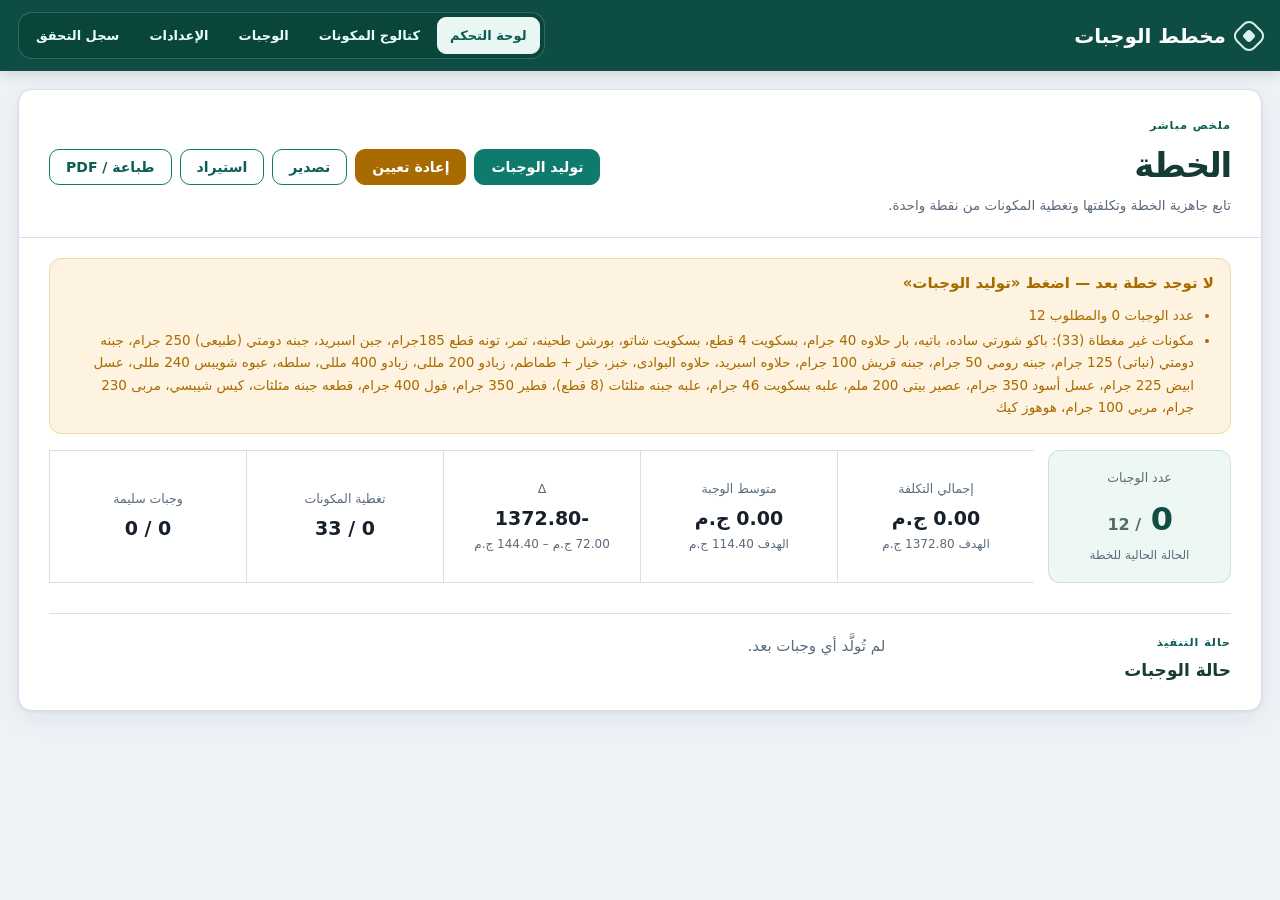
<file: index.html>
<!DOCTYPE html>
<html lang="ar" dir="rtl">
<head>
<meta charset="utf-8">
<meta name="viewport" content="width=device-width, initial-scale=1">
<meta name="description" content="مخطط وجبات أسبوعي — توليد خطط وجبات متوازنة بالتكلفة مع تحقق فوري من القواعد">
<title>مخطط الوجبات — الإصدار النهائي</title>
<link rel="stylesheet" href="css/app.css">
</head>
<body>

<header class="app-header no-print">
  <div class="brand">
    <span class="logo" aria-hidden="true"></span>
    <h1 id="appTitle">مخطط الوجبات</h1>
  </div>
  <nav class="tabs" aria-label="التنقل">
    <a href="#/dashboard" data-nav="dashboard">لوحة التحكم</a>
    <a href="#/catalog" data-nav="catalog">كتالوج المكونات</a>
    <a href="#/meals" data-nav="meals">الوجبات</a>
    <a href="#/settings" data-nav="settings">الإعدادات</a>
    <a href="#/log" data-nav="log">سجل التحقق</a>
  </nav>
</header>

<main id="view" aria-live="polite"></main>
<div id="toasts" aria-live="polite"></div>

<div class="modal-backdrop" id="modalBackdrop" hidden>
  <div class="modal" role="dialog" aria-modal="true" aria-labelledby="modalTitle">
    <h3 id="modalTitle"></h3>
    <div id="modalBody"></div>
    <div class="modal-actions">
      <button class="btn" id="modalConfirm" type="button" data-act="modal-confirm">تأكيد</button>
      <button class="btn ghost" id="modalCancel" type="button" data-act="modal-cancel">إلغاء</button>
    </div>
  </div>
</div>

<div class="loading-overlay" id="loadingOverlay" hidden role="status">
  <div class="spinner"></div>
  <div>جارٍ توليد الخطة…</div>
</div>

<input type="file" id="importFile" accept=".json" hidden>
<input type="file" id="importSettingsFile" accept=".json" hidden>
<input type="file" id="importProfileFile" accept=".json" hidden>

<!-- app code: css/app.css + js/state.js, render.js, app.js (classic scripts, file:// safe, order matters) -->
<script src="js/state.js"></script>
<script src="js/render.js"></script>
<script src="js/app.js"></script>
</body>
</html>
</file>
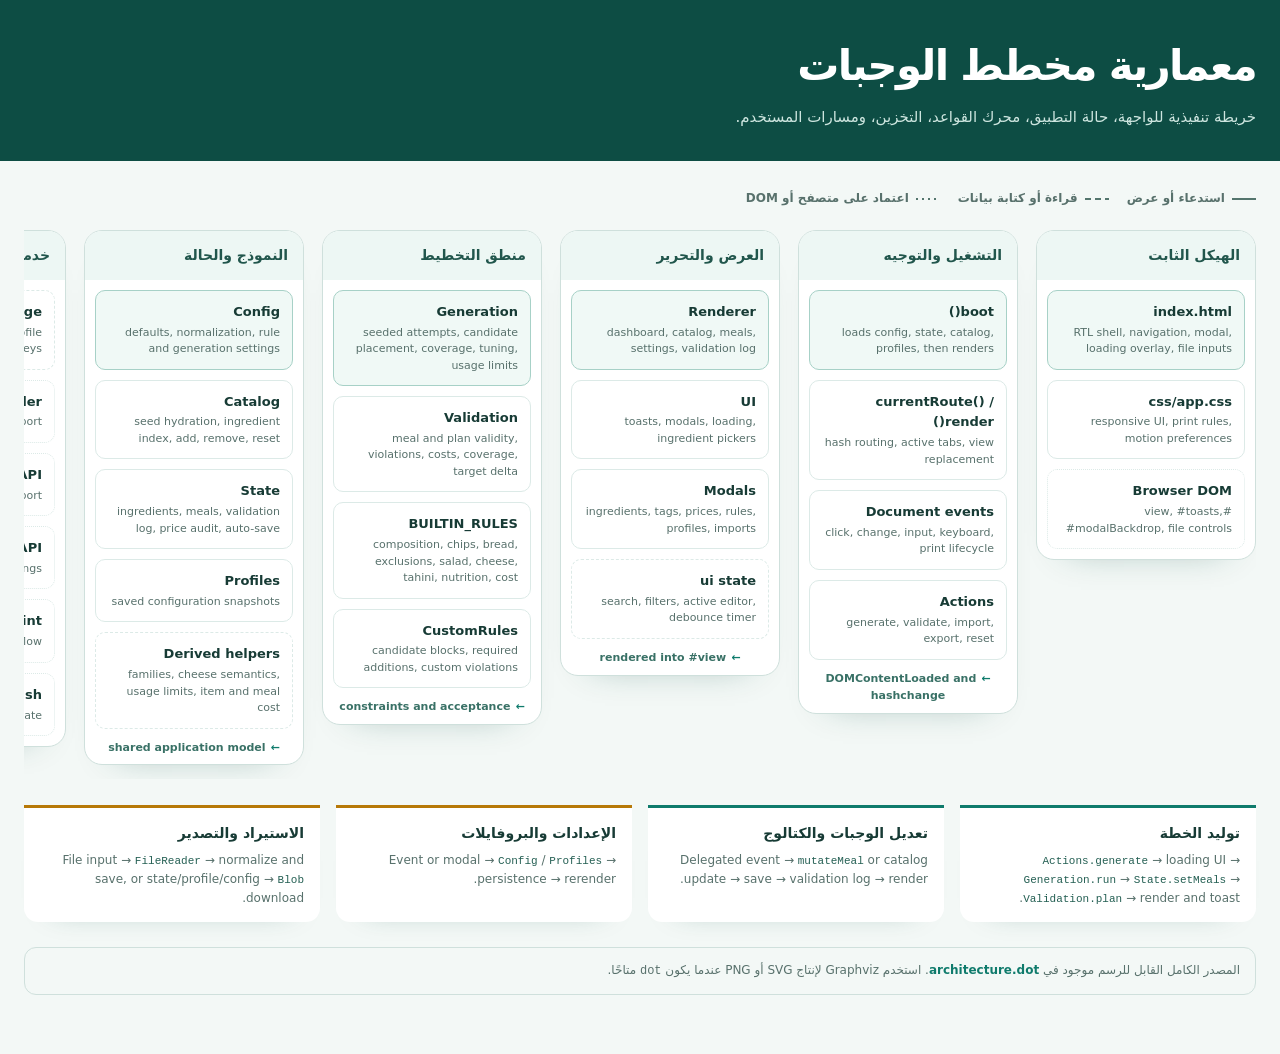
<file: architecture-view.html>
<!doctype html>
<html lang="ar" dir="rtl">
<head>
<meta charset="utf-8">
<meta name="viewport" content="width=device-width, initial-scale=1">
<title>معمارية مخطط الوجبات</title>
<style>
  :root{--ink:#173b35;--muted:#58716c;--line:#cfe0dc;--surface:#fff;--tint:#edf7f4;--brand:#0f7b6c;--gold:#b77908;--bg:#f3f8f6}
  *{box-sizing:border-box} body{margin:0;background:var(--bg);color:var(--ink);font:15px/1.6 "Segoe UI",Tahoma,system-ui,sans-serif}
  header{padding:32px max(24px,calc((100vw - 1460px)/2));background:#0d4d44;color:#fff}
  header p{margin:6px 0 0;color:#cde5df} h1{margin:0;font-size:clamp(26px,4vw,42px);letter-spacing:-.04em}
  main{max-width:1500px;margin:auto;padding:28px 24px 48px}.legend{display:flex;gap:18px;flex-wrap:wrap;margin-bottom:22px;color:var(--muted);font-size:12px;font-weight:700}
  .legend span{display:flex;align-items:center;gap:7px}.key{width:24px;height:2px;background:#53756d}.key.dash{background:repeating-linear-gradient(90deg,#53756d 0 6px,transparent 6px 10px)}.key.dot{background:repeating-linear-gradient(90deg,#53756d 0 2px,transparent 2px 6px)}
  .diagram{display:grid;grid-template-columns:repeat(6,minmax(220px,1fr));gap:18px;align-items:start;overflow-x:auto;padding-bottom:14px}.cluster{min-width:220px;border:1px solid var(--line);border-radius:18px;background:var(--surface);overflow:hidden;box-shadow:0 18px 36px -32px rgba(13,77,68,.45)}
  .cluster h2{margin:0;padding:13px 15px;background:var(--tint);font-size:14px;color:#21564c}.node{position:relative;margin:10px;padding:11px 12px;border:1px solid #dceae7;border-radius:10px;background:#fff}.node strong{display:block;font-size:13px}.node small{display:block;margin-top:2px;color:var(--muted);font-size:11px;line-height:1.5}.node.accent{border-color:#a7d1c7;background:#f0f9f6}.node.data{border-style:dashed}.node.event{border-style:dotted}.link{padding:0 10px 8px;color:#397166;font-size:11px;font-weight:700;text-align:center}.link::before{content:"←";margin-left:5px;color:var(--brand)}
  .flows{display:grid;grid-template-columns:repeat(4,minmax(240px,1fr));gap:16px;margin-top:26px}.flow{border-top:3px solid var(--brand);padding:14px 16px;background:#fff;border-radius:0 0 14px 14px;box-shadow:0 16px 30px -30px rgba(13,77,68,.4)}.flow.gold{border-color:var(--gold)}.flow h3{margin:0 0 6px;font-size:14px}.flow p{margin:0;color:var(--muted);font-size:12px}.flow code{font:11px Consolas,monospace;color:#245f53}
  .source{margin-top:25px;padding:13px 15px;border:1px solid var(--line);border-radius:12px;color:var(--muted);font-size:12px}.source a{color:var(--brand);font-weight:800;text-decoration:none}
  @media(max-width:700px){header{padding:24px 16px}main{padding:18px 16px 32px}.diagram{grid-template-columns:repeat(6,minmax(260px,78vw))}.flows{grid-template-columns:1fr}.legend{gap:10px}}
</style>
</head>
<body>
<header><h1>معمارية مخطط الوجبات</h1><p>خريطة تنفيذية للواجهة، حالة التطبيق، محرك القواعد، التخزين، ومسارات المستخدم.</p></header>
<main>
  <div class="legend"><span><i class="key"></i>استدعاء أو عرض</span><span><i class="key dash"></i>قراءة أو كتابة بيانات</span><span><i class="key dot"></i>اعتماد على متصفح أو DOM</span></div>
  <section class="diagram" aria-label="مخطط المعمارية">
    <article class="cluster"><h2>الهيكل الثابت</h2><div class="node accent"><strong>index.html</strong><small>RTL shell, navigation, modal, loading overlay, file inputs</small></div><div class="node"><strong>css/app.css</strong><small>responsive UI, print rules, motion preferences</small></div><div class="node event"><strong>Browser DOM</strong><small>#view, #toasts, #modalBackdrop, file controls</small></div></article>
    <article class="cluster"><h2>التشغيل والتوجيه</h2><div class="node accent"><strong>boot()</strong><small>loads config, state, catalog, profiles, then renders</small></div><div class="node"><strong>currentRoute() / render()</strong><small>hash routing, active tabs, view replacement</small></div><div class="node"><strong>Document events</strong><small>click, change, input, keyboard, print lifecycle</small></div><div class="node"><strong>Actions</strong><small>generate, validate, import, export, reset</small></div><div class="link">DOMContentLoaded and hashchange</div></article>
    <article class="cluster"><h2>العرض والتحرير</h2><div class="node accent"><strong>Renderer</strong><small>dashboard, catalog, meals, settings, validation log</small></div><div class="node"><strong>UI</strong><small>toasts, modals, loading, ingredient pickers</small></div><div class="node"><strong>Modals</strong><small>ingredients, tags, prices, rules, profiles, imports</small></div><div class="node data"><strong>ui state</strong><small>search, filters, active editor, debounce timer</small></div><div class="link">rendered into #view</div></article>
    <article class="cluster"><h2>منطق التخطيط</h2><div class="node accent"><strong>Generation</strong><small>seeded attempts, candidate placement, coverage, tuning, usage limits</small></div><div class="node"><strong>Validation</strong><small>meal and plan validity, violations, costs, coverage, target delta</small></div><div class="node"><strong>BUILTIN_RULES</strong><small>composition, chips, bread, exclusions, salad, cheese, tahini, nutrition, cost</small></div><div class="node"><strong>CustomRules</strong><small>candidate blocks, required additions, custom violations</small></div><div class="link">constraints and acceptance</div></article>
    <article class="cluster"><h2>النموذج والحالة</h2><div class="node accent"><strong>Config</strong><small>defaults, normalization, rule and generation settings</small></div><div class="node"><strong>Catalog</strong><small>seed hydration, ingredient index, add, remove, reset</small></div><div class="node"><strong>State</strong><small>ingredients, meals, validation log, price audit, auto-save</small></div><div class="node"><strong>Profiles</strong><small>saved configuration snapshots</small></div><div class="node data"><strong>Derived helpers</strong><small>families, cheese semantics, usage limits, item and meal cost</small></div><div class="link">shared application model</div></article>
    <article class="cluster"><h2>خدمات المتصفح</h2><div class="node data"><strong>localStorage</strong><small>versioned state, config, profile keys</small></div><div class="node event"><strong>FileReader</strong><small>JSON import</small></div><div class="node event"><strong>Blob + URL API</strong><small>JSON export</small></div><div class="node event"><strong>Clipboard API</strong><small>copy JSON settings</small></div><div class="node event"><strong>window.print()</strong><small>print and PDF workflow</small></div><div class="node event"><strong>location.hash</strong><small>client-side route state</small></div></article>
  </section>
  <section class="flows" aria-label="مسارات المستخدم الرئيسية">
    <article class="flow"><h3>توليد الخطة</h3><p><code>Actions.generate</code> → loading UI → <code>Generation.run</code> → <code>State.setMeals</code> → <code>Validation.plan</code> → render and toast.</p></article>
    <article class="flow"><h3>تعديل الوجبات والكتالوج</h3><p>Delegated event → <code>mutateMeal</code> or catalog update → save → validation log → render.</p></article>
    <article class="flow gold"><h3>الإعدادات والبروفايلات</h3><p>Event or modal → <code>Config</code> / <code>Profiles</code> → persistence → rerender.</p></article>
    <article class="flow gold"><h3>الاستيراد والتصدير</h3><p>File input → <code>FileReader</code> → normalize and save, or state/profile/config → <code>Blob</code> download.</p></article>
  </section>
  <p class="source">المصدر الكامل القابل للرسم موجود في <a href="architecture.dot">architecture.dot</a>. استخدم Graphviz لإنتاج SVG أو PNG عندما يكون <code>dot</code> متاحًا.</p>
</main>
</body>
</html>
</file>
<file: css/app.css>
:root{
  --bg:#eef2f7; --card:#fff; --ink:#16202c; --muted:#5b6b7c; --line:#d7e0ea;
  --brand:#0f7b6c; --brand-2:#0b5f54;
  --ok:#1a7f37; --ok-bg:#e7f6ec;
  --warn:#a86b00; --warn-bg:#fdf3e0;
  --err:#b3261e; --err-bg:#fdecea;
  --radius:14px; --shadow:0 1px 3px rgba(16,32,48,.08),0 8px 24px rgba(16,32,48,.06);
}
*{box-sizing:border-box}
html,body{margin:0;padding:0}
body{
  background:var(--bg); color:var(--ink); line-height:1.65; font-size:15px;
  font-family:"Segoe UI",Tahoma,system-ui,-apple-system,"Noto Naskh Arabic","Arabic Typesetting",sans-serif;
}
body.no-anim *{animation:none !important;transition:none !important}
h1,h2,h3,h4{margin:0 0 .4em;line-height:1.3}
a{color:var(--brand-2)}
.app-header{
  background:#0d4d44; color:#fff;
  padding:12px 18px; display:flex; flex-wrap:nowrap; gap:20px; align-items:center;
  justify-content:space-between; box-shadow:0 2px 14px rgba(9,53,46,.18);
}
.brand{display:flex;align-items:center;gap:10px}
.brand .logo{position:relative;display:inline-block;width:26px;height:26px;border:2px solid #d9f1eb;border-radius:8px;transform:rotate(45deg)}
.brand .logo::after{content:"";position:absolute;inset:6px;border-radius:3px;background:#d9f1eb}
.brand h1{font-size:20px;margin:0;font-weight:700}
.tabs{display:flex;flex:0 1 auto;flex-wrap:nowrap;justify-content:flex-end;gap:4px;overflow-x:auto;padding:4px;border:1px solid rgba(217,241,235,.2);border-radius:14px;background:rgba(7,54,46,.32);scrollbar-width:thin}
.tabs a{
  flex:0 0 auto;color:#e8fffb; text-decoration:none; padding:7px 12px; border-radius:9px;
  font-size:13px; font-weight:700; border:1px solid transparent;white-space:nowrap;transition:background .2s ease,color .2s ease,transform .2s cubic-bezier(.16,1,.3,1);
}
.tabs a:hover{background:rgba(255,255,255,.13);transform:translateY(-1px)}
.tabs a.active{background:#e9f6f2;color:#0b5f54;border-color:#e9f6f2}
main{padding:18px;max-width:1500px;margin:0 auto}
.panel{background:var(--card); border-radius:var(--radius); box-shadow:var(--shadow);
  padding:18px; margin-bottom:18px; border:1px solid var(--line);}
.panel-head{display:flex;flex-wrap:wrap;gap:12px;align-items:center;justify-content:space-between;margin-bottom:14px}
.panel-head h2{font-size:18px;margin:0}
.workspace-head{display:grid;grid-template-columns:minmax(0,1fr) max-content;gap:32px;align-items:end;padding:27px 30px 21px;border-bottom:1px solid var(--line)}
.workspace-head h2{margin:0;color:#153b35;font-size:clamp(24px,3vw,34px);letter-spacing:-.035em}
.workspace-head p{margin:7px 0 0;color:var(--muted);font-size:13.5px;max-width:56ch}
.workspace-head .actions{flex-wrap:nowrap;justify-content:flex-start;align-self:center}
.workspace-head .actions .btn{flex:0 0 auto;white-space:nowrap}
.workspace-eyebrow{display:block;margin-bottom:7px;color:var(--brand-2);font-size:11px;font-weight:800;letter-spacing:.09em}
.actions{display:flex;flex-wrap:wrap;gap:8px}
.btn{font-family:inherit; font-size:14px; font-weight:600; padding:9px 16px;
  border-radius:10px; border:1px solid var(--brand); background:var(--brand);
  color:#fff; cursor:pointer;}
.btn:hover{filter:brightness(1.08)}
.btn:focus-visible{outline:3px solid #7fd3c6;outline-offset:2px}
.btn.ghost{background:#fff;color:var(--brand-2)}
.btn.ghost:hover{background:#f1f8f6}
.btn.danger{background:var(--err);border-color:var(--err)}
.btn.warn{background:var(--warn);border-color:var(--warn)}
.btn.tiny{font-size:12px;padding:4px 9px;border-radius:8px}
.stats{display:grid;grid-auto-flow:column;grid-auto-columns:minmax(170px,1fr);gap:12px;margin-bottom:16px;overflow-x:auto;padding-bottom:4px}
.stat{background:#f8fbfd;border:1px solid var(--line);border-radius:12px;padding:12px 14px;text-align:center}
.stat span{display:block;font-size:12.5px;color:var(--muted);margin-bottom:4px}
.stat strong{font-size:19px;font-weight:700;display:block}
.stat small{color:var(--muted);font-size:12px}
.status-banner{border-radius:12px;padding:12px 16px;font-weight:700;margin-bottom:14px;border:1px solid transparent}
.status-banner.ok{background:var(--ok-bg);color:var(--ok);border-color:#b9e2c7}
.status-banner.warn{background:var(--warn-bg);color:var(--warn);border-color:#f0d9a8}
.status-banner.err{background:var(--err-bg);color:var(--err);border-color:#f3c2bd}
.status-banner ul{margin:8px 0 0;padding-inline-start:20px;font-weight:500}
.status-banner li{margin-bottom:3px;font-size:13.5px}
.meal-chips{display:flex;flex-wrap:wrap;gap:8px}
.meal-chip{display:inline-flex;align-items:center;gap:6px; padding:6px 12px;border-radius:999px;
  font-size:13px;font-weight:600; text-decoration:none;border:1px solid var(--line);background:#f8fbfd;color:var(--ink);}
.meal-chip.ok{border-color:#b9e2c7;background:var(--ok-bg);color:var(--ok)}
.meal-chip.bad{border-color:#f3c2bd;background:var(--err-bg);color:var(--err)}
.table-wrap{overflow-x:auto;border-radius:12px;border:1px solid var(--line)}
table{width:100%;border-collapse:collapse;font-size:13.5px;background:#fff}
thead th{background:#f2f7fa;text-align:right;padding:10px;font-weight:700;color:#2b3b4b;
  border-bottom:1px solid var(--line);white-space:nowrap;position:sticky;top:0;}
tbody td{padding:8px 10px;border-bottom:1px solid #eef3f7;vertical-align:middle}
tbody tr:hover{background:#fafdff}
tbody tr:last-child td{border-bottom:none}
.price-cell{font-weight:700;white-space:nowrap}
.muted{color:var(--muted)}
.small{font-size:12px}
input[type="text"],input[type="number"],input[type="search"],select,textarea{
  font-family:inherit;font-size:13.5px;padding:6px 9px;border-radius:8px;
  border:1px solid var(--line);background:#fff;color:var(--ink);width:100%;}
input:focus,select:focus,textarea:focus{outline:2px solid #7fd3c6;outline-offset:1px}
textarea{resize:vertical;min-height:80px;font-family:Consolas,Monaco,monospace;font-size:12.5px;direction:ltr;text-align:left}
.filters{display:flex;flex-wrap:wrap;gap:10px;margin-bottom:14px;align-items:flex-end}
.filters .field{display:flex;flex-direction:column;gap:4px;min-width:170px;flex:1 1 170px}
.filters label{font-size:12.5px;color:var(--muted);font-weight:600}
.catalog-panel{padding:0;overflow:hidden;background:linear-gradient(145deg,#fff 0%,#fff 62%,#f5faf9 100%)}
.catalog-head{display:grid;grid-template-columns:minmax(0,1.35fr) minmax(330px,.65fr);gap:28px;align-items:end;padding:28px 30px 22px;border-bottom:1px solid var(--line)}
.catalog-title-block{max-width:650px}
.catalog-eyebrow{display:flex;align-items:center;gap:7px;margin-bottom:7px;color:var(--brand-2);font-size:11px;font-weight:800;letter-spacing:.09em}
.catalog-live-dot{width:7px;height:7px;border-radius:50%;background:var(--brand);box-shadow:0 0 0 4px rgba(15,123,108,.12);animation:catalog-pulse 2.6s ease-in-out infinite}
.catalog-head h2{margin:0;color:#102e2a;font-size:clamp(24px,3vw,34px);letter-spacing:-.035em}
.catalog-head p{margin:7px 0 0;max-width:52ch;color:var(--muted);font-size:13.5px}
.catalog-head .actions{justify-content:flex-start;align-self:center}
.catalog-panel .btn{transition:transform .24s cubic-bezier(.16,1,.3,1),background .24s ease,border-color .24s ease,filter .24s ease}
.catalog-panel .btn:active{transform:scale(.98)}
.catalog-signal{display:grid;grid-template-columns:1.45fr 1fr .9fr;margin:0 30px;border-bottom:1px solid var(--line)}
.catalog-signal>div{min-height:76px;padding:15px 18px;display:flex;flex-direction:column;justify-content:center;gap:1px;border-inline-start:1px solid var(--line)}
.catalog-signal>div:first-child{border-inline-start:0;padding-inline-start:0}
.catalog-signal span{color:var(--muted);font-size:11.5px;font-weight:700}
.catalog-signal strong{color:#173b35;font-size:24px;letter-spacing:-.04em;line-height:1.1}
.catalog-signal strong small{color:var(--muted);font-size:13px;font-weight:600;letter-spacing:0}
.catalog-signal>div>small{color:var(--brand-2);font-size:11px;font-weight:700}
.catalog-filters{display:grid;grid-template-columns:minmax(260px,1.7fr) minmax(160px,.75fr) minmax(160px,.75fr);gap:12px;padding:18px 30px;background:rgba(238,247,245,.5);border-bottom:1px solid var(--line)}
.catalog-filters .field{display:flex;flex-direction:column;gap:5px;min-width:0}
.catalog-filters label{color:#47625e;font-size:11.5px;font-weight:800}
.catalog-filters input,.catalog-filters select{min-height:40px;border-color:#cbdad7;background:rgba(255,255,255,.9);transition:border-color .2s ease,box-shadow .2s ease,transform .2s cubic-bezier(.16,1,.3,1)}
.catalog-filters input:focus,.catalog-filters select:focus{border-color:var(--brand);box-shadow:0 0 0 4px rgba(15,123,108,.11);outline:none;transform:translateY(-1px)}
.catalog-table-wrap{padding:20px 30px 0}
.catalog-table-note{display:flex;justify-content:space-between;gap:12px;align-items:center;padding:0 2px 9px;color:var(--muted);font-size:11.5px;font-weight:700}
.catalog-table-note span:first-child{color:var(--brand-2)}
.catalog-table{min-width:1190px}
.catalog-table thead th{top:0;background:#eaf3f1;color:#163f38;font-size:12px;font-weight:800;letter-spacing:.01em;padding:13px 12px}
.catalog-table tbody tr{animation:catalog-reveal .42s cubic-bezier(.16,1,.3,1) both}
.catalog-table tbody td{padding:14px 12px;border-bottom-color:#e0ece9;vertical-align:top;transition:background .2s ease}
.catalog-table tbody tr:hover td{background:#f5fbf9}
.catalog-table input,.catalog-table select{min-height:34px;border-color:transparent;background:transparent;padding:5px 7px;transition:border-color .18s ease,background .18s ease,box-shadow .18s ease}
.catalog-table input:hover,.catalog-table select:hover{border-color:#cededa;background:#fff}
.catalog-table input:focus,.catalog-table select:focus{border-color:var(--brand);background:#fff;box-shadow:0 0 0 3px rgba(15,123,108,.11);outline:none}
.catalog-table select{border-color:#cbdad7;background:#f9fcfb;font-weight:650;cursor:pointer}
.catalog-id{width:72px;white-space:nowrap;text-align:right;font-variant-numeric:tabular-nums}
.catalog-id span{display:inline-block;padding:3px 6px;border-radius:5px;background:#eef5f3;color:#57706a;font-family:Consolas,Monaco,monospace;font-size:11px;font-weight:700;direction:ltr}
.catalog-name{min-width:215px}
.catalog-name input{font-weight:750;color:#173b35}
.catalog-price{min-width:104px;color:#123d36;font-size:14px;letter-spacing:-.02em;text-align:right;font-variant-numeric:tabular-nums}
.catalog-attributes{min-width:245px}
.catalog-attributes .btn{border-color:#c4d9d4}
.catalog-tags{display:flex;flex-wrap:wrap;gap:4px;margin-top:7px;color:#58716c;font-size:11.5px;line-height:1.45}
.catalog-tag{padding:2px 6px;border:1px solid #d7e6e2;border-radius:999px;background:#f7fbfa}
.catalog-nutrition{display:flex;gap:7px;flex-wrap:wrap;align-items:center;margin-top:8px}
.catalog-nutrition-field{display:inline-flex;align-items:center;gap:4px;color:#526863;font-size:11px;font-weight:700}
.catalog-nutrition select{width:auto;min-width:82px;min-height:30px;padding:3px 6px;font-size:11px}
.catalog-nutrition .nutrition-low{background:#e7f6ec;border-color:#bfe6cc;color:#1a7f37}
.catalog-nutrition .nutrition-medium{background:#fdf3e0;border-color:#f0d9a8;color:#8a5800}
.catalog-nutrition .nutrition-high{background:#fdecea;border-color:#f3c2bd;color:#b3261e}
.catalog-nutrition .nutrition-unknown{background:#f3f5f4;border-color:#d5dddb;color:#68766f}
.catalog-coverage{min-width:136px}
.catalog-coverage .rule-chip.pass{background:#eef5f3;border-color:#d7e6e2;color:#42655e}
.catalog-actions{white-space:nowrap;min-width:120px}
.catalog-actions .btn + .btn{margin-inline-start:4px}
.catalog-actions .catalog-action-delete{color:var(--err);border-color:#e8bbb6;background:#fff}
.catalog-actions .catalog-action-delete:hover{background:#fdecea}
.catalog-audit{display:grid;grid-template-columns:minmax(180px,.42fr) minmax(0,1fr);gap:28px;margin-top:25px;padding:23px 30px 28px;background:#f7faf9;border-top:1px solid var(--line)}
.catalog-audit h3{margin:0;color:#173b35;font-size:17px}
.catalog-audit ul{list-style:none;margin:0;padding:0;border-top:1px solid #dce8e5}
.catalog-audit li{padding:10px 0;border-bottom:1px solid #dce8e5;color:#4a615d;line-height:1.55}
@keyframes catalog-pulse{50%{transform:scale(.82);opacity:.72}}
@keyframes catalog-reveal{from{opacity:0;transform:translateY(7px)}to{opacity:1;transform:translateY(0)}}
.dashboard-panel,.meals-panel,.settings-panel,.log-panel{padding:0;overflow:hidden}
.dashboard-panel>.status-banner,.dashboard-panel>.dashboard-stats,.dashboard-panel>.dashboard-meals{margin-inline:30px}
.dashboard-panel>.status-banner{margin-top:20px;margin-bottom:16px}
.dashboard-stats{grid-auto-columns:minmax(180px,1fr);gap:0;margin-bottom:26px}
.dashboard-stats .stat{display:flex;flex-direction:column;align-items:center;justify-content:center;border-radius:0;border-inline-start:0;background:transparent;box-shadow:none;min-height:105px;padding:17px 18px;border-bottom:1px solid var(--line)}
.dashboard-stats .stat:first-child{border-inline-start:1px solid var(--line)}
.dashboard-stats .stat-primary{background:#edf7f4;border:1px solid #c9e3dc;border-radius:12px;margin-inline-end:14px}
.dashboard-stats .stat-primary strong{font-size:32px;color:#104e44;letter-spacing:-.045em}
.dashboard-stats .stat-primary strong small{font-size:16px;color:#4f6e67;font-weight:650;letter-spacing:0}
.dashboard-meals{display:grid;grid-template-columns:minmax(180px,.38fr) minmax(0,1fr);gap:28px;padding:20px 0 28px;border-top:1px solid var(--line)}
.dashboard-meals h3{margin:0;color:#173b35;font-size:17px}
.dashboard-meals .meal-chips{align-content:start}
.meals-panel>.meals-grid{padding:23px 30px 30px}
.meals-panel .workspace-head{border-bottom:1px solid var(--line)}
.meals-panel .meal-card{position:relative;box-shadow:none;padding:17px;border-radius:16px;transition:transform .24s cubic-bezier(.16,1,.3,1),box-shadow .24s ease,border-color .24s ease;animation:meal-reveal .45s cubic-bezier(.16,1,.3,1) both}
.meals-panel .meal-card:hover{transform:translateY(-3px);border-color:#bddbd4;box-shadow:0 16px 28px -22px rgba(13,77,68,.36)}
.meal-card .meal-index{display:block;margin-bottom:2px;color:var(--brand-2);font-size:11px;font-weight:800;letter-spacing:.08em}
.meal-card h3{color:#153b35;font-size:16px}
.meal-card .cost-badge{padding:5px 10px}
.meal-card .rule-chips{padding-block:2px}
.meal-empty .empty-state{max-width:510px;margin:0 auto;padding:76px 20px 88px;text-align:right}
.empty-state .empty-kicker{display:block;margin-bottom:8px;color:var(--brand-2);font-size:11px;font-weight:800;letter-spacing:.09em}
.empty-state h3{margin:0;color:#173b35;font-size:24px;letter-spacing:-.035em}
.empty-state p{margin:7px 0 19px;color:var(--muted)}
.settings-panel>.small{display:block;margin:0;padding:14px 30px;background:#f3f8f6;border-bottom:1px solid var(--line)}
.settings-panel .cfg-section{margin:0;border:0;border-bottom:1px solid var(--line);border-radius:0;background:#fff}
.settings-panel .cfg-section>summary{padding:16px 30px;background:#fff;color:#254b44;transition:background .2s ease,color .2s ease}
.settings-panel .cfg-section>summary:hover,.settings-panel .cfg-section[open]>summary{background:#f2f8f6}
.settings-panel .cfg-body{padding:20px 30px 24px;background:#f9fcfb}
.settings-panel .settings-grid{grid-template-columns:repeat(auto-fit,minmax(250px,1fr));gap:14px}
.settings-panel .setting-row{padding:11px 12px;border:1px solid #dbe8e5;border-radius:10px;background:#fff}
.settings-panel .setting-row label{color:#36574f}
.settings-panel .setting-row input:not([type="checkbox"]),.settings-panel .setting-row select{min-height:37px;border-color:#d0dfdb}
.settings-panel .group-row,.settings-panel .rule-card,.settings-panel .profile-row{box-shadow:0 10px 20px -22px rgba(13,77,68,.36)}
.settings-panel .rule-card,.settings-panel .profile-row{text-align:center;justify-content:center}
.settings-panel .rule-head,.settings-panel .rule-actions{justify-content:center}
.log-panel>.log-list{padding:22px 30px 30px}
.log-panel .log-item{padding:14px 16px;background:#fff;text-align:center;box-shadow:0 12px 24px -24px rgba(13,77,68,.38);transition:transform .2s cubic-bezier(.16,1,.3,1),border-color .2s ease}
.log-panel .log-item:hover{transform:translateY(-2px);border-color:#bddbd4}
.log-panel .log-head strong{color:#173b35}
.log-panel .log-head{justify-content:center}
.log-panel .log-item ul{padding-inline-start:0;list-style-position:inside}
.log-panel .log-head span:nth-child(2){padding:2px 8px;border:1px solid #c9e3dc;border-radius:999px;background:#eef7f4;color:#176756;font-size:11.5px;font-weight:800}
.log-panel .log-item.bad .log-head span:nth-child(2){border-color:#f3c2bd;background:var(--err-bg);color:var(--err)}
@keyframes meal-reveal{from{opacity:0;transform:translateY(10px)}to{opacity:1;transform:translateY(0)}}
.cfg-section{border:1px solid var(--line); border-radius:12px; margin-bottom:12px; background:#fbfdfe;overflow:hidden;}
.cfg-section > summary{padding:12px 16px; cursor:pointer; font-weight:700; font-size:14.5px; color:var(--brand-2);
  background:#f2f7fa; user-select:none; list-style:none; display:flex; align-items:center;
  justify-content:space-between; gap:10px;}
.cfg-section > summary::-webkit-details-marker{display:none}
.cfg-section > summary::after{content:'▾'; font-size:16px; color:var(--muted); transition:transform .15s;}
.cfg-section[open] > summary::after{transform:rotate(180deg)}
.cfg-section > summary:hover{background:#eaf3f7}
.cfg-body{padding:16px}
.settings-grid{display:grid; grid-template-columns:repeat(auto-fit,minmax(240px,1fr)); gap:12px;}
.setting-row{display:flex;flex-direction:column;gap:4px}
.setting-row label{font-size:12.5px;font-weight:600;color:#33475b}
.setting-row small{color:var(--muted);font-size:11.5px}
.setting-row input[type="checkbox"]{width:auto;align-self:flex-start;transform:scale(1.15);margin-top:6px}
.setting-row .picker{display:flex;align-items:center;gap:8px}
.setting-row .picker .chosen{flex:1 1 auto; font-size:13px; padding:7px 10px; border:1px dashed var(--line);
  border-radius:8px; background:#fff; min-height:36px; color:#33475b;}
.group-editor{display:flex; flex-direction:column; gap:8px}
.group-row{display:flex;align-items:center;gap:8px; background:#fff; border:1px solid var(--line);
  border-radius:10px; padding:8px 10px; flex-wrap:wrap;}
.group-row .names{flex:1 1 auto; font-size:13px; min-width:160px}
.group-row input[type=number]{width:110px}
.toggle-list{display:grid;grid-template-columns:repeat(auto-fit,minmax(180px,1fr));gap:8px}
.toggle-list label{display:flex;align-items:center;gap:8px;background:#fff;border:1px solid var(--line);
  border-radius:9px;padding:7px 10px;font-size:13.5px;cursor:pointer;}
.toggle-list input{width:auto}
.rule-card{border:1px solid var(--line); border-radius:12px; background:#fff;
  padding:12px 14px; margin-bottom:10px; display:flex; flex-direction:column; gap:8px;
  border-inline-start:5px solid var(--brand);}
.rule-card.disabled{opacity:.55; border-inline-start-color:#c2ccd6}
.rule-card.sev-warning{border-inline-start-color:var(--warn)}
.rule-card.sev-info{border-inline-start-color:#0a66c2}
.rule-head{display:flex;align-items:center;justify-content:space-between;gap:10px;flex-wrap:wrap}
.rule-head strong{font-size:14.5px}
.rule-badge{display:inline-flex; align-items:center; gap:5px; font-size:11.5px; font-weight:700;
  padding:3px 9px; border-radius:999px; background:#eef7f5; color:var(--brand-2); border:1px solid #cde6e0;}
.rule-badge.warn{background:var(--warn-bg); color:var(--warn); border-color:#f0d9a8}
.rule-badge.err{background:var(--err-bg); color:var(--err); border-color:#f3c2bd}
.rule-badge.info{background:#e6f0fb; color:#0a66c2; border-color:#b8d4f0}
.rule-spec{font-size:12.5px; color:#33475b}
.rule-actions{display:flex; gap:6px; flex-wrap:wrap; align-items:center}
.profile-row{display:flex; align-items:center; gap:10px; padding:10px 12px; border:1px solid var(--line);
  border-radius:10px; background:#fff; margin-bottom:8px; flex-wrap:wrap;}
.profile-row .pname{flex:1 1 auto; font-weight:600; font-size:13.5px; min-width:140px}
.profile-row .pdate{font-size:11.5px; color:var(--muted)}
.meals-grid{display:grid;grid-template-columns:repeat(auto-fill,minmax(345px,1fr));gap:16px}
.meal-card{border:1px solid var(--line); border-radius:14px; background:#fff; padding:14px;
  display:flex;flex-direction:column;gap:10px; border-inline-start:6px solid var(--ok);}
.meal-card.bad{border-inline-start-color:var(--err);background:#fffdfd}
.meal-card > header{display:flex;align-items:center;justify-content:space-between;gap:8px}
.meal-card h3{font-size:16px;margin:0}
.cost-badge{font-weight:700;font-size:14px;padding:4px 10px;border-radius:999px;
  background:#eef7f5;color:var(--brand-2);white-space:nowrap;}
.cost-badge.bad{background:var(--err-bg);color:var(--err)}
.cost-badge.warn{background:var(--warn-bg);color:var(--warn)}
.rule-chips{display:flex;flex-wrap:wrap;gap:5px}
.rule-chip{font-size:11.5px;padding:3px 8px;border-radius:999px;border:1px solid transparent;font-weight:600}
.rule-chip.pass{background:var(--ok-bg);color:var(--ok);border-color:#bfe6cc}
.rule-chip.fail{background:var(--err-bg);color:var(--err);border-color:#f3c2bd}
.breakdown{width:100%;font-size:12.5px;border-collapse:collapse}
.breakdown th{background:#f6fafc;padding:5px 6px;font-size:12px}
.breakdown td{padding:4px 6px;border-bottom:1px solid #f0f4f8}
.breakdown tfoot td{font-weight:700;background:#f6fafc;border-top:2px solid var(--line)}
.violations{list-style:none;margin:0;padding:0;display:flex;flex-direction:column;gap:5px}
.violations li{background:var(--err-bg);color:var(--err);border:1px solid #f3c2bd;
  border-radius:8px;padding:6px 9px;font-size:12.5px;}
.violations li.warn{background:var(--warn-bg);color:var(--warn);border-color:#f0d9a8}
.violations li.info{background:#e6f0fb;color:#0a66c2;border-color:#b8d4f0}
.editor{border-top:1px dashed var(--line);padding-top:10px;display:flex;flex-direction:column;gap:10px}
.editor ul{list-style:none;margin:0;padding:0;display:flex;flex-direction:column;gap:6px}
.editor li{display:flex;align-items:center;gap:8px;justify-content:space-between;font-size:13px}
.editor li .name{flex:1 1 auto}
.qty{display:inline-flex;align-items:center;gap:6px}
.qty button{width:26px;height:26px;border-radius:7px;border:1px solid var(--line);background:#fff;
  cursor:pointer;font-size:15px;line-height:1;color:var(--ink);}
.qty button:hover{background:#eef7f5}
.add-row{display:flex;gap:8px;align-items:center}
.add-row select{flex:1 1 auto}
#toasts{position:fixed;inset-inline-start:18px;bottom:18px;display:flex;flex-direction:column;gap:8px;z-index:1200}
.toast{background:#1d2a36;color:#fff;padding:10px 16px;border-radius:10px;font-size:13.5px;
  box-shadow:0 8px 22px rgba(0,0,0,.22);max-width:340px;}
.toast.ok{background:#166534}
.toast.err{background:#991b1b}
.toast.warn{background:#92400e}
.modal-backdrop{position:fixed;inset:0;background:rgba(12,22,32,.55);display:flex;align-items:center;
  justify-content:center;padding:16px;z-index:1300;}
.modal-backdrop[hidden]{display:none}
.modal{background:#fff;border-radius:16px;padding:20px;max-width:780px;width:100%;
  max-height:90vh;overflow:auto;box-shadow:0 24px 60px rgba(0,0,0,.35);}
.modal h3{font-size:17px}
.modal-actions{display:flex;gap:8px;justify-content:flex-start;margin-top:16px;flex-wrap:wrap}
.tag-grid{display:grid;grid-template-columns:repeat(auto-fill,minmax(230px,1fr));gap:8px;margin-top:10px}
.tag-item{display:flex;align-items:center;gap:8px;font-size:13.5px;background:#f8fbfd;border:1px solid var(--line);border-radius:9px;padding:7px 10px;cursor:pointer}
.tag-item input{width:auto}
.loading-overlay{position:fixed;inset:0;background:rgba(238,242,247,.85);display:flex;align-items:center;
  justify-content:center;z-index:1400;flex-direction:column;gap:14px;font-weight:700;color:var(--brand-2);}
.loading-overlay[hidden]{display:none}
.spinner{width:44px;height:44px;border-radius:50%;border:5px solid #cfe6e1;border-top-color:var(--brand);animation:spin .8s linear infinite}
@keyframes spin{to{transform:rotate(360deg)}}
.log-list{list-style:none;margin:0;padding:0;display:flex;flex-direction:column;gap:10px}
.log-item{border:1px solid var(--line);border-radius:12px;padding:10px 14px;background:#fff}
.log-item.ok{border-inline-start:5px solid var(--ok)}
.log-item.bad{border-inline-start:5px solid var(--err)}
.log-item .log-head{display:flex;justify-content:space-between;gap:10px;flex-wrap:wrap;font-size:13px}
.log-item ul{margin:6px 0 0;padding-inline-start:20px;font-size:12.5px;color:var(--muted)}
.empty-state{text-align:center;padding:40px 16px;color:var(--muted)}
@media print{
  body{background:#fff;font-size:11px}
  .app-header,.no-print,#toasts,.modal-backdrop,.loading-overlay,.editor{display:none !important}
  main{padding:0;max-width:none}
  .panel{box-shadow:none;border:none;padding:0;margin:0}
  .meals-grid{display:grid;grid-template-columns:1fr 1fr;gap:8px}
  .meal-card{break-inside:avoid;page-break-inside:avoid;border:1px solid #888;border-radius:6px;padding:8px;font-size:10.5px;border-inline-start-width:4px}
  .breakdown{font-size:9.5px}
  .breakdown th,.breakdown td{padding:2px 3px}
  .cost-badge{font-size:11px}
  .rule-chip{font-size:9px;padding:1px 5px}
  .meal-card h3{font-size:12px}
  .catalog-panel{background:#fff}
  .catalog-head,.catalog-filters,.catalog-audit{padding-inline:0}
  .catalog-signal,.catalog-table-wrap{margin-inline:0;padding-inline:0}
  .workspace-head,.settings-panel .cfg-section>summary,.settings-panel .cfg-body,.settings-panel>.small{padding-inline:0}
  .dashboard-panel>.status-banner,.dashboard-panel>.dashboard-stats,.dashboard-panel>.dashboard-meals{margin-inline:0}
  .meals-panel>.meals-grid,.log-panel>.log-list{padding-inline:0}
}
@media (max-width:640px){
  main{padding:12px}
  .panel{padding:13px}
  .meals-grid{grid-template-columns:1fr}
  .stats{grid-template-columns:1fr 1fr}
  .brand h1{font-size:17px}
  .app-header{padding:12px;flex-wrap:wrap;gap:10px}
  .tabs{width:100%;overflow-x:auto;flex-wrap:nowrap;padding-bottom:2px}
  .tabs a{flex:0 0 auto}
  .workspace-head{grid-template-columns:1fr;gap:16px;padding:22px 16px 18px}
  .workspace-head .actions{flex-wrap:wrap;align-self:stretch}
  .workspace-head .actions .btn{flex:1 1 145px}
  .dashboard-panel>.status-banner,.dashboard-panel>.dashboard-stats,.dashboard-panel>.dashboard-meals{margin-inline:16px}
  .dashboard-stats{grid-auto-columns:minmax(150px,72vw);margin-bottom:20px}
  .dashboard-stats .stat{min-height:88px;padding:13px 10px}
  .dashboard-stats .stat:first-child{border-inline-start:0}
  .dashboard-stats .stat-primary{margin-inline-end:0}
  .dashboard-meals{grid-template-columns:1fr;gap:12px;padding-bottom:22px}
  .meals-panel>.meals-grid{padding:16px}
  .meal-empty .empty-state{padding:58px 20px 66px}
  .settings-panel>.small{padding:13px 16px}
  .settings-panel .cfg-section>summary{padding:14px 16px}
  .settings-panel .cfg-body{padding:16px}
  .settings-panel .settings-grid{grid-template-columns:1fr}
  .log-panel>.log-list{padding:16px}
  .catalog-head{grid-template-columns:1fr;gap:18px;padding:22px 16px 18px}
  .catalog-head .actions{align-self:stretch}
  .catalog-head .actions .btn{flex:1 1 150px}
  .catalog-signal{grid-template-columns:1fr 1fr;margin:0 16px}
  .catalog-signal>div{min-height:64px;padding:12px 10px}
  .catalog-signal>div:first-child{padding-inline-start:0}
  .catalog-signal>div:last-child{grid-column:1 / -1;border-inline-start:0;border-top:1px solid var(--line);padding-inline-start:0}
  .catalog-filters{grid-template-columns:1fr;padding:16px}
  .catalog-table-wrap{padding:16px 16px 0}
  .catalog-table-note{padding-bottom:8px}
  .catalog-audit{grid-template-columns:1fr;gap:12px;padding:20px 16px 24px}
}
</file>
